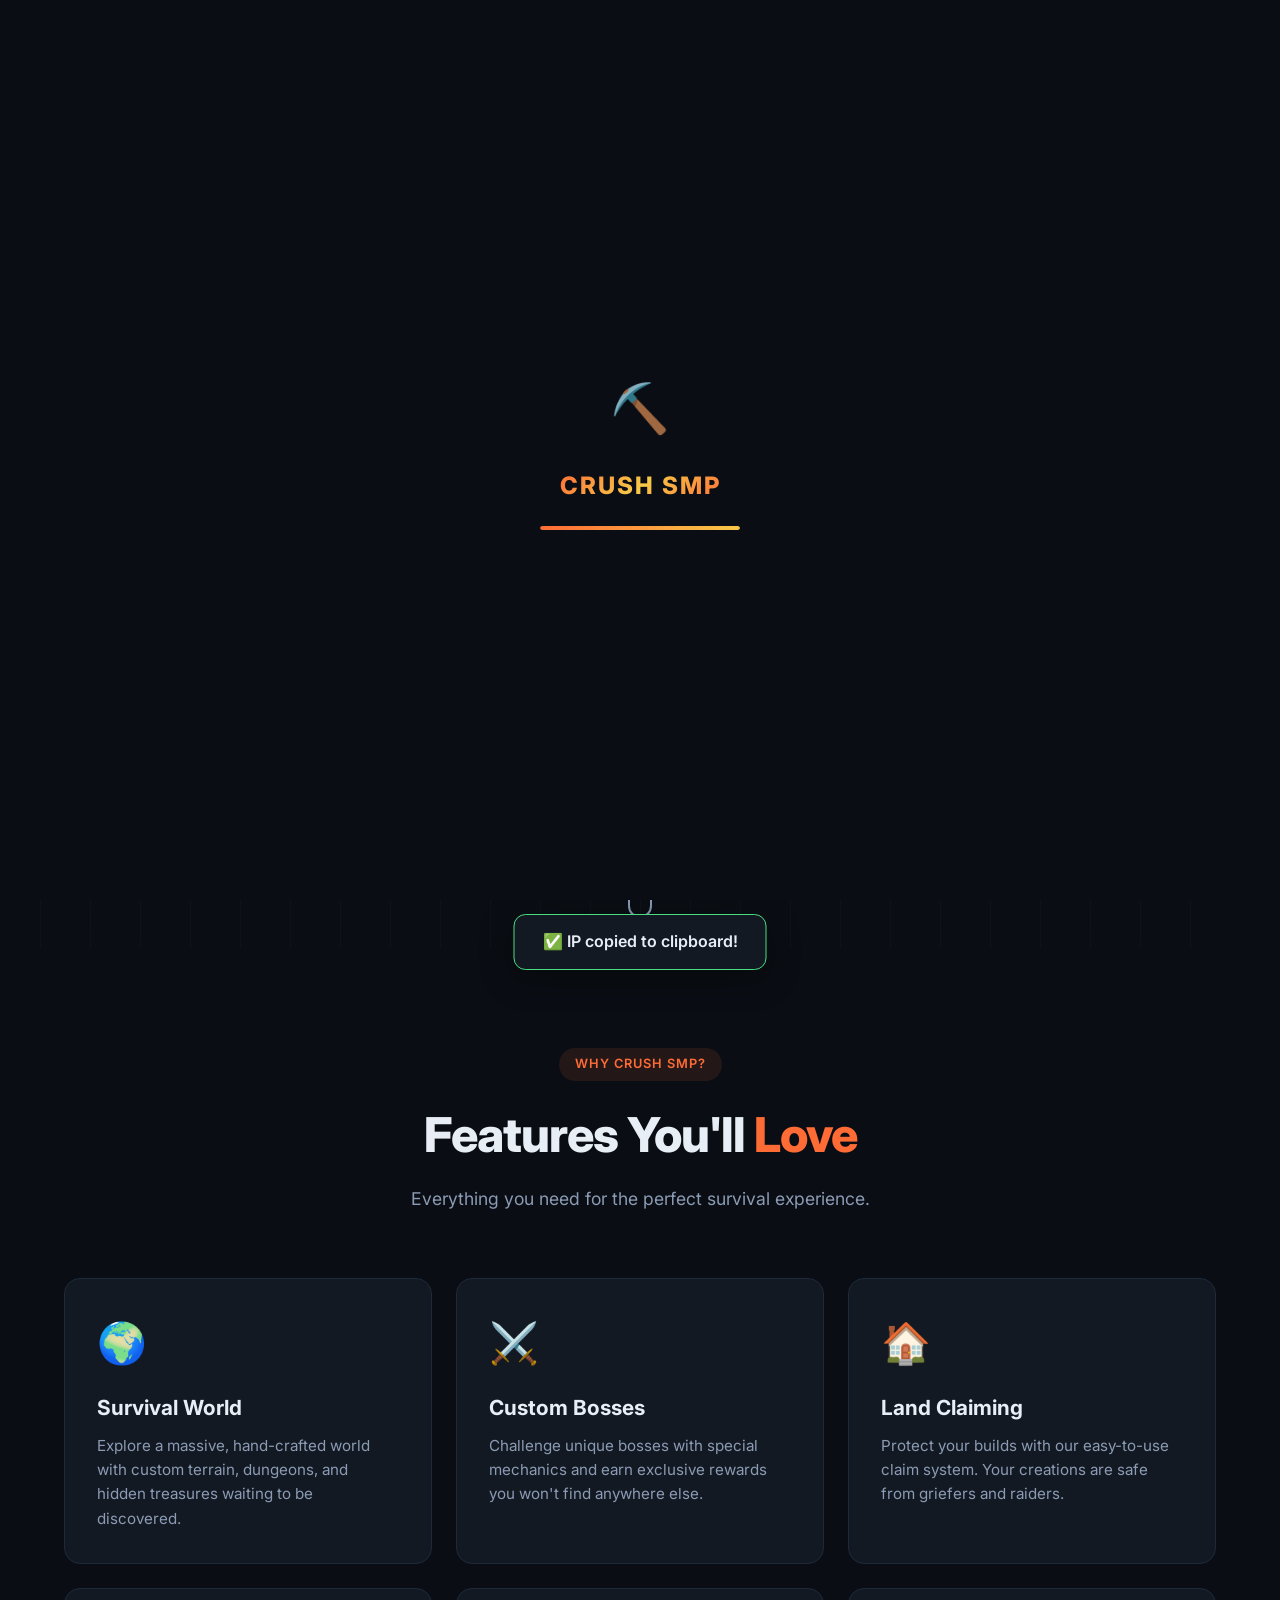
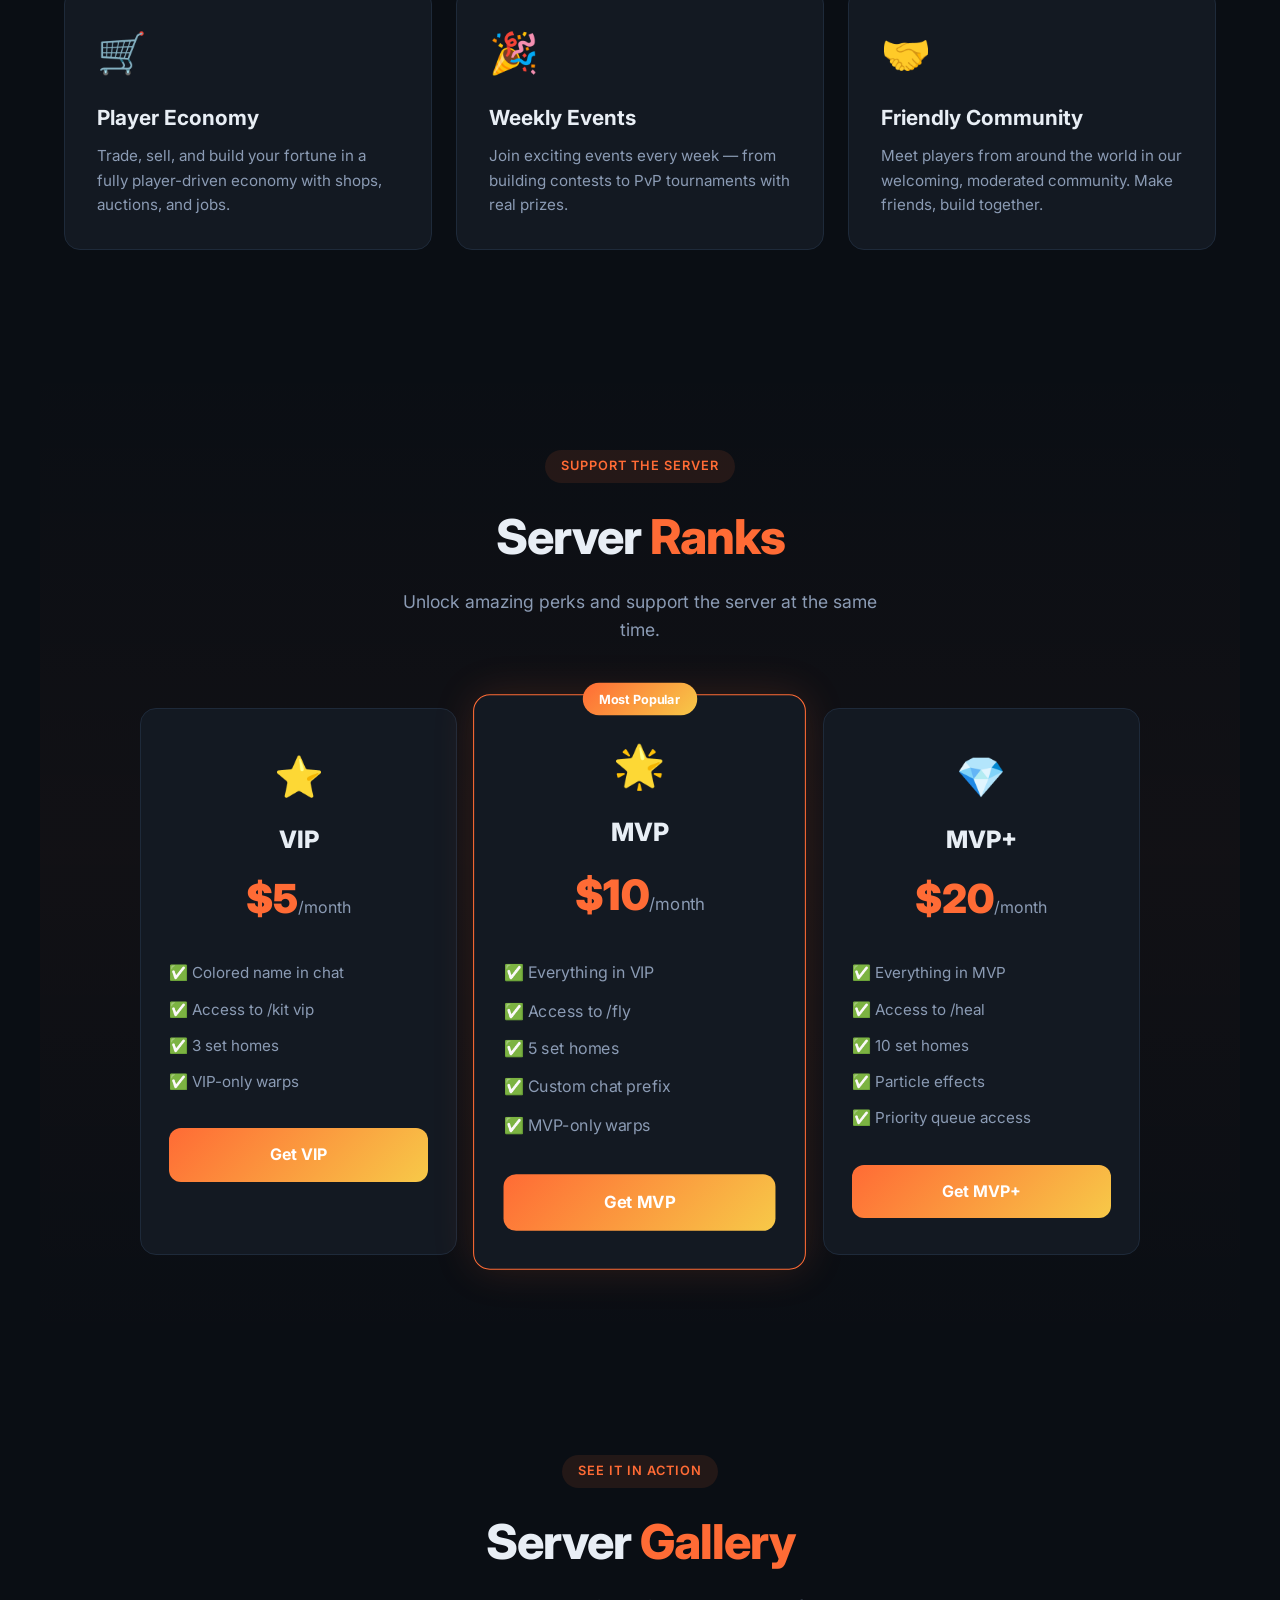
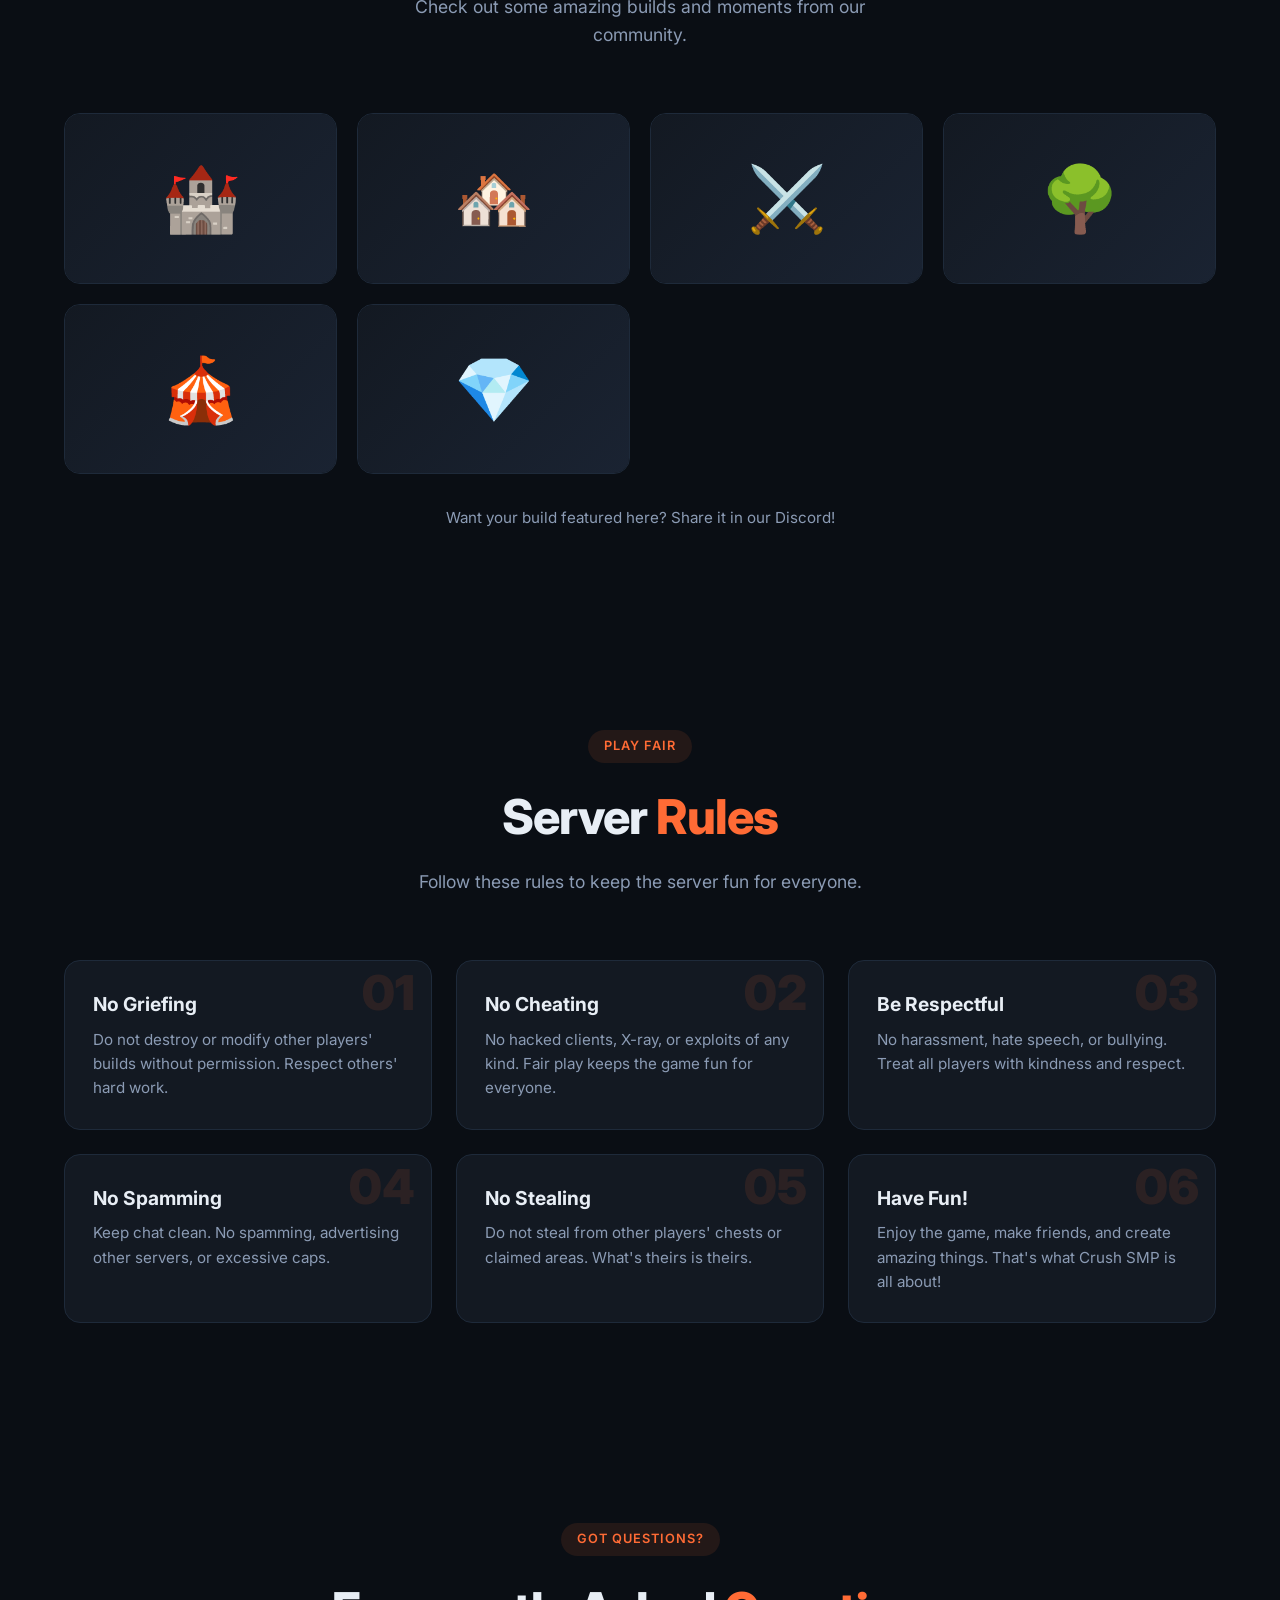
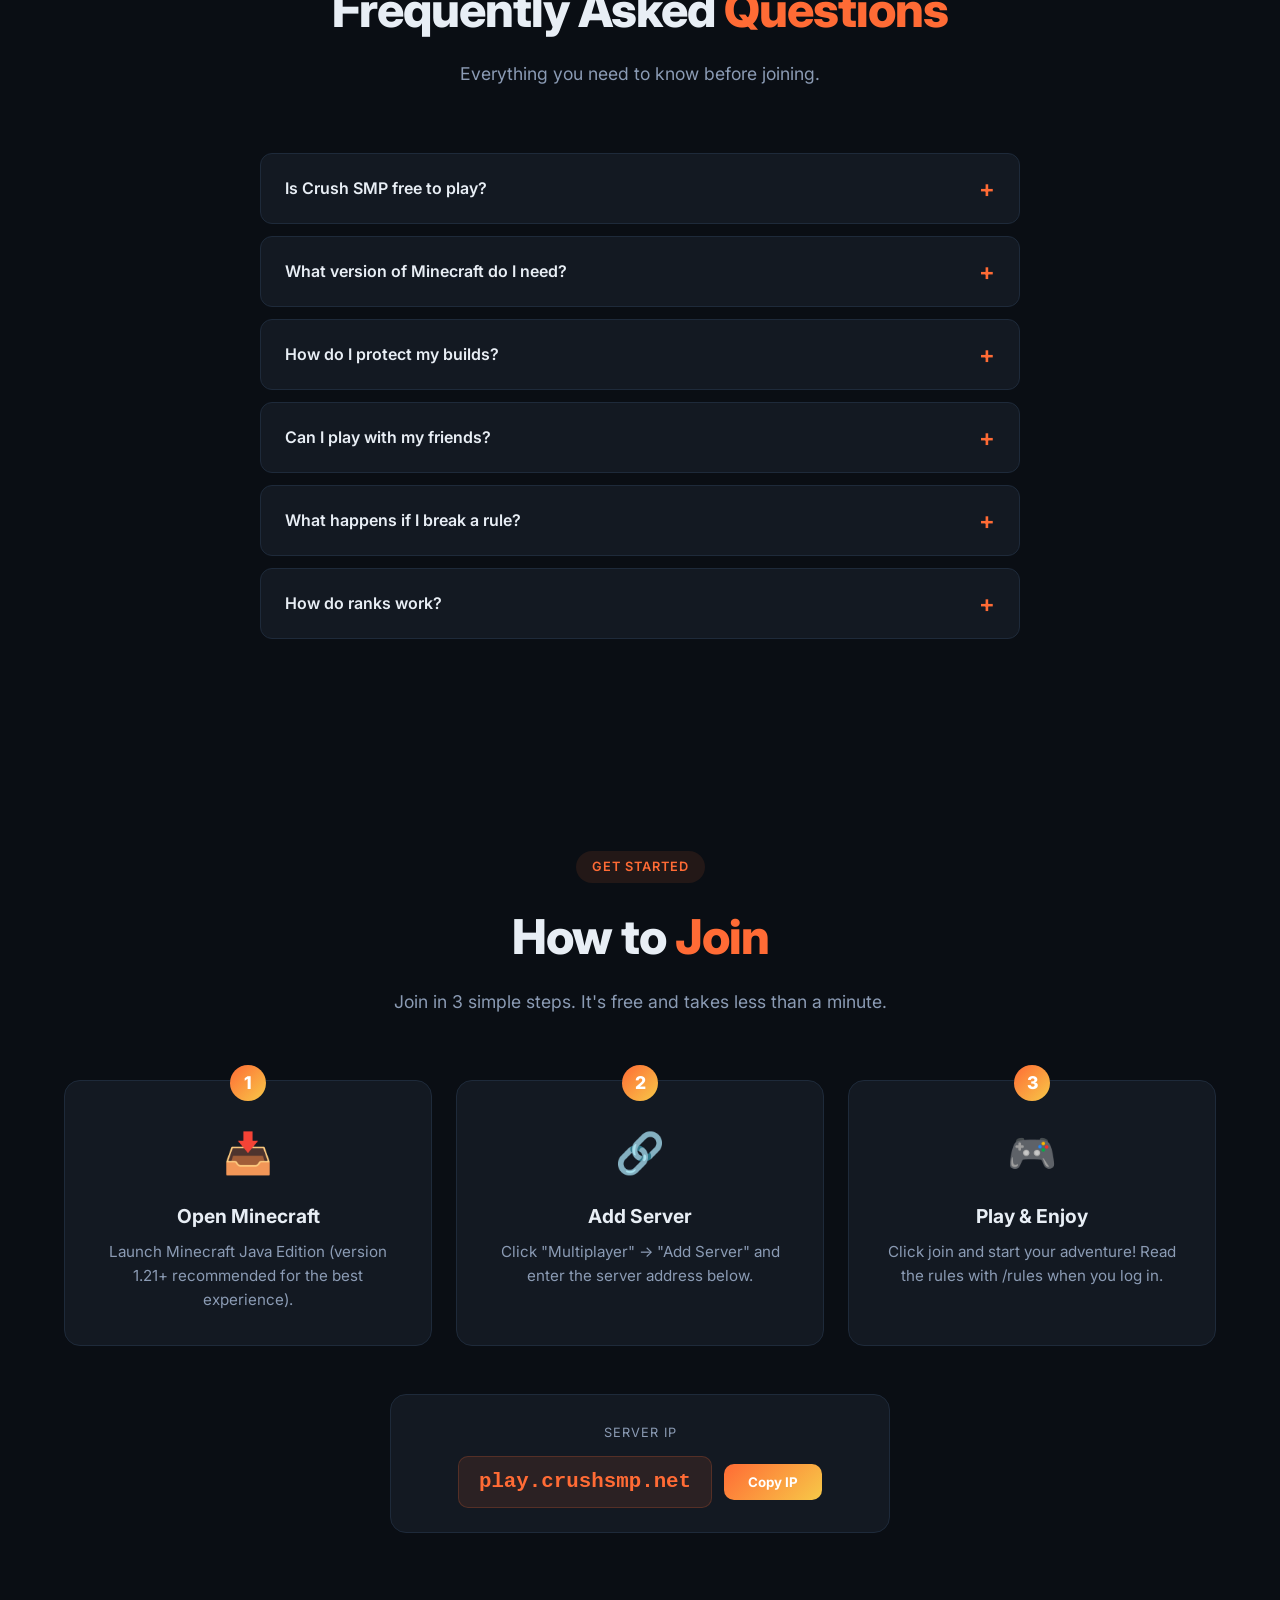
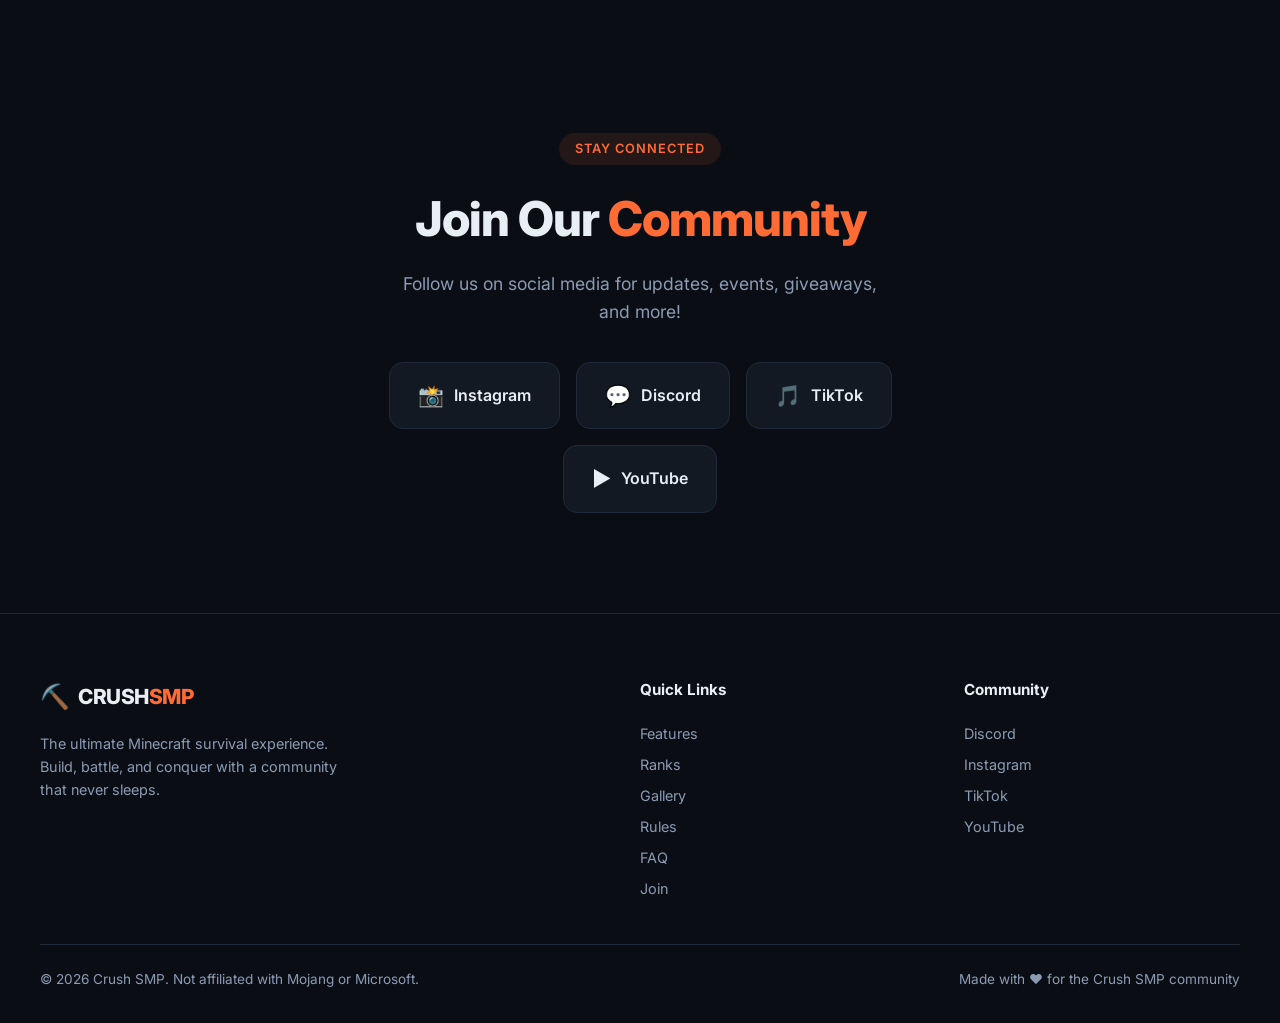
<file: index.html>
<!DOCTYPE html>
<html lang="en">
<head>
  <meta charset="UTF-8" />
  <meta name="viewport" content="width=device-width, initial-scale=1.0" />
  <title>Crush SMP — Minecraft Server</title>
  <meta name="description" content="Crush SMP — The ultimate Minecraft survival experience. Build, battle, and conquer with a community that never sleeps. Join free today!" />
  <meta name="keywords" content="Minecraft, SMP, survival, server, Crush SMP, Minecraft server, multiplayer, Java" />
  <meta name="author" content="Crush SMP" />
  <meta name="theme-color" content="#ff6b35" />

  <!-- Open Graph -->
  <meta property="og:type" content="website" />
  <meta property="og:title" content="Crush SMP — Minecraft Server" />
  <meta property="og:description" content="The ultimate Minecraft survival experience. Build, battle, and conquer with a community that never sleeps." />
  <meta property="og:url" content="https://crush-smp-website.pages.dev" />
  <meta property="og:site_name" content="Crush SMP" />

  <!-- Twitter -->
  <meta name="twitter:card" content="summary_large_image" />
  <meta name="twitter:title" content="Crush SMP — Minecraft Server" />
  <meta name="twitter:description" content="The ultimate Minecraft survival experience. Join free today!" />

  <!-- Favicon (inline SVG) -->
  <link rel="icon" href="data:image/svg+xml,<svg xmlns='http://www.w3.org/2000/svg' viewBox='0 0 100 100'><text y='.9em' font-size='90'>⛏️</text></svg>" />

  <link rel="preconnect" href="https://fonts.googleapis.com" />
  <link rel="preconnect" href="https://fonts.gstatic.com" crossorigin />
  <link href="https://fonts.googleapis.com/css2?family=Inter:wght@400;500;600;700;800;900&display=swap" rel="stylesheet" />
  <link rel="stylesheet" href="style.css" />
</head>
<body>

  <!-- ===== LOADING SCREEN ===== -->
  <div class="loader" id="loader">
    <div class="loader-icon">⛏️</div>
    <div class="loader-text">CRUSH SMP</div>
    <div class="loader-bar"><span></span></div>
  </div>

  <!-- ===== ANNOUNCEMENT BAR ===== -->
  <div class="announcement-bar" id="announcementBar">
    <div class="announcement-inner">
      <span class="announcement-icon">🎉</span>
      <span class="announcement-text">Season 1 is now live! Join today and be part of the adventure.</span>
      <button class="announcement-close" id="announcementClose" aria-label="Close">×</button>
    </div>
  </div>

  <!-- ===== NAVBAR ===== -->
  <nav id="navbar">
    <div class="nav-inner">
      <a href="#hero" class="logo">
        <span class="logo-icon">⛏️</span>
        <span class="logo-text">CRUSH<span class="accent">SMP</span></span>
      </a>
      <div class="nav-links" id="navLinks">
        <a href="#hero" class="nav-link active">Home</a>
        <a href="#features" class="nav-link">Features</a>
        <a href="#ranks" class="nav-link">Ranks</a>
        <a href="#gallery" class="nav-link">Gallery</a>
        <a href="#rules" class="nav-link">Rules</a>
        <a href="#faq" class="nav-link">FAQ</a>
        <a href="#join" class="nav-link">Join</a>
        <a href="#community" class="nav-link">Community</a>
      </div>
      <button class="mobile-toggle" id="mobileToggle" aria-label="Menu">
        <span></span><span></span><span></span>
      </button>
    </div>
  </nav>

  <!-- ===== HERO ===== -->
  <section id="hero">
    <div class="hero-bg"></div>
    <div class="hero-particles" id="particles"></div>
    <div class="hero-content">
      <div class="hero-badge">🔥 Now Open — Season 1</div>
      <h1 class="hero-title">CRUSH SMP</h1>
      <p class="hero-subtitle">The ultimate Minecraft survival experience. Build, battle, and conquer with a community that never sleeps.</p>
      <div class="hero-actions">
        <button class="btn-primary" onclick="copyIP()">
          <span class="btn-icon">📋</span>
          <span id="ipText">play.crushsmp.net</span>
        </button>
        <a href="#join" class="btn-secondary">How to Join</a>
      </div>
      <div class="hero-stats">
        <div class="stat"><span class="stat-num" data-target="5000">0</span><span class="stat-label">Players</span></div>
        <div class="stat"><span class="stat-num" data-target="99">0</span><span class="stat-label">% Uptime</span></div>
        <div class="stat"><span class="stat-num" data-target="24">0</span><span class="stat-label">/7 Online</span></div>
      </div>
      <div class="hero-version">
        <span class="version-badge">Java Edition</span>
        <span class="version-text">1.21+ Recommended</span>
      </div>
    </div>
    <div class="scroll-indicator"><span></span></div>
  </section>

  <!-- ===== FEATURES ===== -->
  <section id="features">
    <div class="section-header">
      <span class="section-tag">Why Crush SMP?</span>
      <h2 class="section-title">Features You'll <span class="accent">Love</span></h2>
      <p class="section-desc">Everything you need for the perfect survival experience.</p>
    </div>
    <div class="features-grid">
      <div class="feature-card" data-tilt>
        <div class="feature-icon">🌍</div>
        <h3>Survival World</h3>
        <p>Explore a massive, hand-crafted world with custom terrain, dungeons, and hidden treasures waiting to be discovered.</p>
      </div>
      <div class="feature-card" data-tilt>
        <div class="feature-icon">⚔️</div>
        <h3>Custom Bosses</h3>
        <p>Challenge unique bosses with special mechanics and earn exclusive rewards you won't find anywhere else.</p>
      </div>
      <div class="feature-card" data-tilt>
        <div class="feature-icon">🏠</div>
        <h3>Land Claiming</h3>
        <p>Protect your builds with our easy-to-use claim system. Your creations are safe from griefers and raiders.</p>
      </div>
      <div class="feature-card" data-tilt>
        <div class="feature-icon">🛒</div>
        <h3>Player Economy</h3>
        <p>Trade, sell, and build your fortune in a fully player-driven economy with shops, auctions, and jobs.</p>
      </div>
      <div class="feature-card" data-tilt>
        <div class="feature-icon">🎉</div>
        <h3>Weekly Events</h3>
        <p>Join exciting events every week — from building contests to PvP tournaments with real prizes.</p>
      </div>
      <div class="feature-card" data-tilt>
        <div class="feature-icon">🤝</div>
        <h3>Friendly Community</h3>
        <p>Meet players from around the world in our welcoming, moderated community. Make friends, build together.</p>
      </div>
    </div>
  </section>

  <!-- ===== RANKS ===== -->
  <section id="ranks">
    <div class="section-header">
      <span class="section-tag">Support the Server</span>
      <h2 class="section-title">Server <span class="accent">Ranks</span></h2>
      <p class="section-desc">Unlock amazing perks and support the server at the same time.</p>
    </div>
    <div class="ranks-grid">
      <div class="rank-card rank-vip">
        <div class="rank-badge">⭐</div>
        <h3 class="rank-name">VIP</h3>
        <div class="rank-price">$5<span class="rank-period">/month</span></div>
        <ul class="rank-perks">
          <li>✅ Colored name in chat</li>
          <li>✅ Access to /kit vip</li>
          <li>✅ 3 set homes</li>
          <li>✅ VIP-only warps</li>
        </ul>
        <a href="#" class="btn-rank">Get VIP</a>
      </div>
      <div class="rank-card rank-mvp rank-popular">
        <div class="rank-badge">🌟</div>
        <div class="rank-popular-tag">Most Popular</div>
        <h3 class="rank-name">MVP</h3>
        <div class="rank-price">$10<span class="rank-period">/month</span></div>
        <ul class="rank-perks">
          <li>✅ Everything in VIP</li>
          <li>✅ Access to /fly</li>
          <li>✅ 5 set homes</li>
          <li>✅ Custom chat prefix</li>
          <li>✅ MVP-only warps</li>
        </ul>
        <a href="#" class="btn-rank">Get MVP</a>
      </div>
      <div class="rank-card rank-mvp-plus">
        <div class="rank-badge">💎</div>
        <h3 class="rank-name">MVP+</h3>
        <div class="rank-price">$20<span class="rank-period">/month</span></div>
        <ul class="rank-perks">
          <li>✅ Everything in MVP</li>
          <li>✅ Access to /heal</li>
          <li>✅ 10 set homes</li>
          <li>✅ Particle effects</li>
          <li>✅ Priority queue access</li>
        </ul>
        <a href="#" class="btn-rank">Get MVP+</a>
      </div>
    </div>
  </section>

  <!-- ===== GALLERY ===== -->
  <section id="gallery">
    <div class="section-header">
      <span class="section-tag">See It In Action</span>
      <h2 class="section-title">Server <span class="accent">Gallery</span></h2>
      <p class="section-desc">Check out some amazing builds and moments from our community.</p>
    </div>
    <div class="gallery-grid">
      <div class="gallery-item">
        <div class="gallery-placeholder">🏰</div>
        <div class="gallery-overlay"><span>Spawn Castle</span></div>
      </div>
      <div class="gallery-item">
        <div class="gallery-placeholder">🏘️</div>
        <div class="gallery-overlay"><span>Player Town</span></div>
      </div>
      <div class="gallery-item">
        <div class="gallery-placeholder">⚔️</div>
        <div class="gallery-overlay"><span>PvP Arena</span></div>
      </div>
      <div class="gallery-item">
        <div class="gallery-placeholder">🌳</div>
        <div class="gallery-overlay"><span>Survival World</span></div>
      </div>
      <div class="gallery-item">
        <div class="gallery-placeholder">🎪</div>
        <div class="gallery-overlay"><span>Event Plaza</span></div>
      </div>
      <div class="gallery-item">
        <div class="gallery-placeholder">💎</div>
        <div class="gallery-overlay"><span>Shopping District</span></div>
      </div>
    </div>
    <p class="gallery-note">Want your build featured here? Share it in our Discord!</p>
  </section>

  <!-- ===== RULES ===== -->
  <section id="rules">
    <div class="section-header">
      <span class="section-tag">Play Fair</span>
      <h2 class="section-title">Server <span class="accent">Rules</span></h2>
      <p class="section-desc">Follow these rules to keep the server fun for everyone.</p>
    </div>
    <div class="rules-grid">
      <div class="rule-card">
        <div class="rule-number">01</div>
        <h3>No Griefing</h3>
        <p>Do not destroy or modify other players' builds without permission. Respect others' hard work.</p>
      </div>
      <div class="rule-card">
        <div class="rule-number">02</div>
        <h3>No Cheating</h3>
        <p>No hacked clients, X-ray, or exploits of any kind. Fair play keeps the game fun for everyone.</p>
      </div>
      <div class="rule-card">
        <div class="rule-number">03</div>
        <h3>Be Respectful</h3>
        <p>No harassment, hate speech, or bullying. Treat all players with kindness and respect.</p>
      </div>
      <div class="rule-card">
        <div class="rule-number">04</div>
        <h3>No Spamming</h3>
        <p>Keep chat clean. No spamming, advertising other servers, or excessive caps.</p>
      </div>
      <div class="rule-card">
        <div class="rule-number">05</div>
        <h3>No Stealing</h3>
        <p>Do not steal from other players' chests or claimed areas. What's theirs is theirs.</p>
      </div>
      <div class="rule-card">
        <div class="rule-number">06</div>
        <h3>Have Fun!</h3>
        <p>Enjoy the game, make friends, and create amazing things. That's what Crush SMP is all about!</p>
      </div>
    </div>
  </section>

  <!-- ===== FAQ ===== -->
  <section id="faq">
    <div class="section-header">
      <span class="section-tag">Got Questions?</span>
      <h2 class="section-title">Frequently Asked <span class="accent">Questions</span></h2>
      <p class="section-desc">Everything you need to know before joining.</p>
    </div>
    <div class="faq-list">
      <div class="faq-item">
        <button class="faq-question" onclick="toggleFAQ(this)">
          <span>Is Crush SMP free to play?</span>
          <span class="faq-icon">+</span>
        </button>
        <div class="faq-answer">
          <p>Yes! Crush SMP is completely free to join and play. Ranks are optional and only provide cosmetic perks — they don't give any pay-to-win advantages.</p>
        </div>
      </div>
      <div class="faq-item">
        <button class="faq-question" onclick="toggleFAQ(this)">
          <span>What version of Minecraft do I need?</span>
          <span class="faq-icon">+</span>
        </button>
        <div class="faq-answer">
          <p>We support Minecraft Java Edition 1.21 and above. For the best experience, we recommend using the latest version. Bedrock Edition support is coming soon!</p>
        </div>
      </div>
      <div class="faq-item">
        <button class="faq-question" onclick="toggleFAQ(this)">
          <span>How do I protect my builds?</span>
          <span class="faq-icon">+</span>
        </button>
        <div class="faq-answer">
          <p>Use our land claiming system with a golden shovel. Type /claim in-game to get started, and check /help for more claiming commands. Your builds will be fully protected.</p>
        </div>
      </div>
      <div class="faq-item">
        <button class="faq-question" onclick="toggleFAQ(this)">
          <span>Can I play with my friends?</span>
          <span class="faq-icon">+</span>
        </button>
        <div class="faq-answer">
          <p>Absolutely! You can create or join a team, share claims, and build together. Use /team create to start your own team and invite your friends.</p>
        </div>
      </div>
      <div class="faq-item">
        <button class="faq-question" onclick="toggleFAQ(this)">
          <span>What happens if I break a rule?</span>
          <span class="faq-icon">+</span>
        </button>
        <div class="faq-answer">
          <p>Depending on the severity, you may receive a warning, temporary ban, or permanent ban. Minor offenses start with a warning. Appeals can be made in our Discord server.</p>
        </div>
      </div>
      <div class="faq-item">
        <button class="faq-question" onclick="toggleFAQ(this)">
          <span>How do ranks work?</span>
          <span class="faq-icon">+</span>
        </button>
        <div class="faq-answer">
          <p>Ranks are optional and provide cosmetic perks like colored names, extra homes, and particle effects. They help support the server costs. No rank gives gameplay advantages.</p>
        </div>
      </div>
    </div>
  </section>

  <!-- ===== HOW TO JOIN ===== -->
  <section id="join">
    <div class="section-header">
      <span class="section-tag">Get Started</span>
      <h2 class="section-title">How to <span class="accent">Join</span></h2>
      <p class="section-desc">Join in 3 simple steps. It's free and takes less than a minute.</p>
    </div>
    <div class="steps-grid">
      <div class="step-card">
        <div class="step-number">1</div>
        <div class="step-icon">📥</div>
        <h3>Open Minecraft</h3>
        <p>Launch Minecraft Java Edition (version 1.21+ recommended for the best experience).</p>
      </div>
      <div class="step-card">
        <div class="step-number">2</div>
        <div class="step-icon">🔗</div>
        <h3>Add Server</h3>
        <p>Click "Multiplayer" → "Add Server" and enter the server address below.</p>
      </div>
      <div class="step-card">
        <div class="step-number">3</div>
        <div class="step-icon">🎮</div>
        <h3>Play & Enjoy</h3>
        <p>Click join and start your adventure! Read the rules with /rules when you log in.</p>
      </div>
    </div>
    <div class="join-ip-box">
      <span class="join-ip-label">Server IP</span>
      <div class="join-ip-row">
        <code id="joinIP">play.crushsmp.net</code>
        <button class="btn-copy" onclick="copyIP()">Copy IP</button>
      </div>
    </div>
  </section>

  <!-- ===== COMMUNITY ===== -->
  <section id="community">
    <div class="community-content">
      <span class="section-tag">Stay Connected</span>
      <h2 class="section-title">Join Our <span class="accent">Community</span></h2>
      <p class="section-desc">Follow us on social media for updates, events, giveaways, and more!</p>
      <div class="community-links">
        <a href="https://www.instagram.com/crushsmp__" target="_blank" class="community-btn community-instagram">
          <span class="community-icon">📸</span>
          <span>Instagram</span>
        </a>
        <a href="https://discord.gg/3XkC357Dn" target="_blank" class="community-btn community-discord">
          <span class="community-icon">💬</span>
          <span>Discord</span>
        </a>
        <a href="#" class="community-btn community-tiktok">
          <span class="community-icon">🎵</span>
          <span>TikTok</span>
        </a>
        <a href="#" class="community-btn community-youtube">
          <span class="community-icon">▶️</span>
          <span>YouTube</span>
        </a>
      </div>
    </div>
  </section>

  <!-- ===== FOOTER ===== -->
  <footer>
    <div class="footer-inner">
      <div class="footer-top">
        <div class="footer-brand-col">
          <div class="footer-brand">
            <span class="logo-icon">⛏️</span>
            <span class="logo-text">CRUSH<span class="accent">SMP</span></span>
          </div>
          <p class="footer-desc">The ultimate Minecraft survival experience. Build, battle, and conquer with a community that never sleeps.</p>
        </div>
        <div class="footer-links-col">
          <h4>Quick Links</h4>
          <a href="#features">Features</a>
          <a href="#ranks">Ranks</a>
          <a href="#gallery">Gallery</a>
          <a href="#rules">Rules</a>
          <a href="#faq">FAQ</a>
          <a href="#join">Join</a>
        </div>
        <div class="footer-links-col">
          <h4>Community</h4>
          <a href="https://discord.gg/3XkC357Dn" target="_blank">Discord</a>
          <a href="https://www.instagram.com/crushsmp__" target="_blank">Instagram</a>
          <a href="#">TikTok</a>
          <a href="#">YouTube</a>
        </div>
      </div>
      <div class="footer-bottom">
        <p class="footer-text">© 2026 Crush SMP. Not affiliated with Mojang or Microsoft.</p>
        <p class="footer-text">Made with ❤️ for the Crush SMP community</p>
      </div>
    </div>
  </footer>

  <!-- ===== BACK TO TOP ===== -->
  <button class="back-to-top" id="backToTop" aria-label="Back to top">↑</button>

  <!-- ===== INSTAGRAM POP-UP ===== -->
  <div class="popup-overlay" id="igPopup">
    <div class="popup-card">
      <button class="popup-close" id="popupClose" aria-label="Close">×</button>
      <div class="popup-header">
        <div class="popup-ig-icon">📸</div>
        <h2>Follow Us on Instagram!</h2>
      </div>
      <p class="popup-message">Get the latest server updates, event announcements, build showcases, and exclusive giveaways — all on our Instagram.</p>
      <div class="popup-preview">
        <div class="popup-stat">📱 Daily posts</div>
        <div class="popup-stat">🎁 Giveaways</div>
        <div class="popup-stat">🏗️ Build showcases</div>
      </div>
      <a href="https://www.instagram.com/crushsmp__" target="_blank" class="popup-follow-btn">
        <span>📸</span> Follow @crushsmp__
      </a>
      <button class="popup-later" id="popupLater">Maybe later</button>
    </div>
  </div>

  <!-- ===== COPY IP TOAST ===== -->
  <div class="toast" id="toast">✅ IP copied to clipboard!</div>

  <script src="script.js"></script>
</body>
</html>
</file>
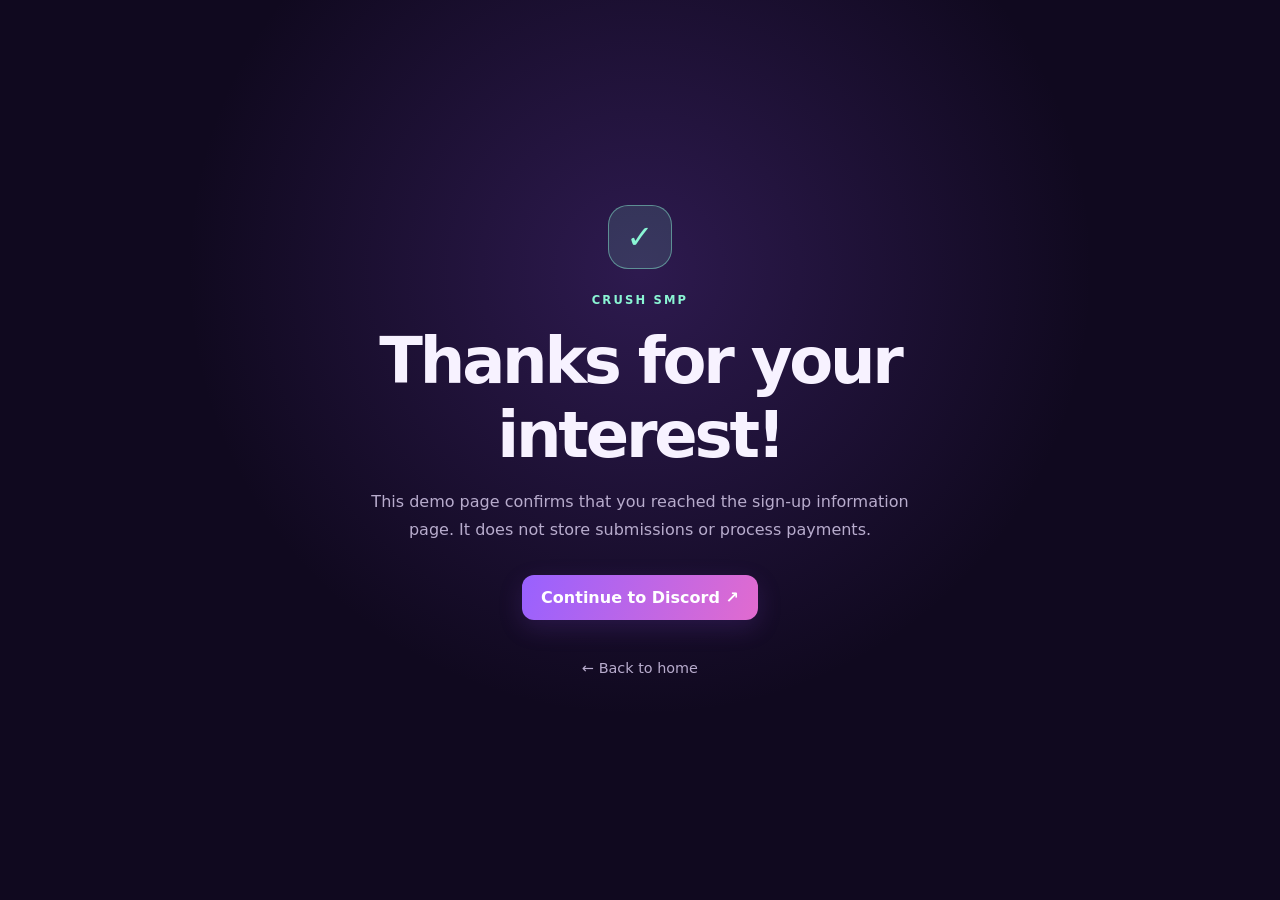
<file: thanks.html>
<!doctype html><html lang="en"><head><meta charset="utf-8"><meta name="viewport" content="width=device-width, initial-scale=1"><meta name="theme-color" content="#160d2c"><title>Thanks | Crush SMP</title><link rel="stylesheet" href="styles.css"></head><body class="thanks-page"><main class="thanks-wrap"><div class="thanks-mark">✓</div><p class="eyebrow">CRUSH SMP</p><h1>Thanks for your interest!</h1><p>This demo page confirms that you reached the sign-up information page. It does not store submissions or process payments.</p><a class="button" href="https://discord.gg/3XkC357Dn" target="_blank" rel="noopener">Continue to Discord ↗</a><p><a href="index.html">← Back to home</a></p></main></body></html>
</file>
<file: style.css>
/* ===== RESET & BASE ===== */
*, *::before, *::after { margin: 0; padding: 0; box-sizing: border-box; }

:root {
  --bg-dark: #0a0e14;
  --bg-card: #131922;
  --bg-card-hover: #1a2332;
  --accent: #ff6b35;
  --accent-glow: #ff6b3588;
  --accent-2: #f7c948;
  --accent-green: #4ade80;
  --text: #e8eef5;
  --text-muted: #8b9bb4;
  --border: #1e2a3a;
  --gradient: linear-gradient(135deg, #ff6b35, #f7c948);
  --gradient-text: linear-gradient(135deg, #ff6b35, #f7c948, #ff6b35);
  --radius: 16px;
  --shadow: 0 8px 32px rgba(0,0,0,0.4);
  --shadow-glow: 0 0 40px rgba(255,107,53,0.15);
}

html { scroll-behavior: smooth; }

body {
  font-family: 'Inter', sans-serif;
  background: var(--bg-dark);
  color: var(--text);
  overflow-x: hidden;
  line-height: 1.6;
}

a { text-decoration: none; color: inherit; }
ul { list-style: none; }
section { scroll-margin-top: 80px; }

.accent { color: var(--accent); }

/* ===== LOADING SCREEN ===== */
.loader {
  position: fixed; inset: 0; z-index: 9999;
  background: var(--bg-dark);
  display: flex; flex-direction: column; align-items: center; justify-content: center;
  gap: 20px; transition: opacity 0.5s, visibility 0.5s;
}
.loader.hidden { opacity: 0; visibility: hidden; }
.loader-icon { font-size: 3rem; animation: bounce 1s infinite; }
@keyframes bounce { 0%, 100% { transform: translateY(0); } 50% { transform: translateY(-15px); } }
.loader-text {
  font-size: 1.5rem; font-weight: 800; letter-spacing: 2px;
  background: var(--gradient-text); -webkit-background-clip: text;
  -webkit-text-fill-color: transparent;
}
.loader-bar {
  width: 200px; height: 4px; background: var(--bg-card); border-radius: 4px; overflow: hidden;
}
.loader-bar span {
  display: block; height: 100%; width: 0; background: var(--gradient);
  border-radius: 4px; animation: load 1.5s ease forwards;
}
@keyframes load { to { width: 100%; } }

/* ===== ANNOUNCEMENT BAR ===== */
.announcement-bar {
  background: var(--gradient); padding: 10px 0;
  transition: all 0.3s; overflow: hidden;
}
.announcement-bar.hidden { max-height: 0; padding: 0; opacity: 0; }
.announcement-inner {
  max-width: 1200px; margin: 0 auto; padding: 0 24px;
  display: flex; align-items: center; justify-content: center; gap: 10px;
  position: relative;
}
.announcement-icon { font-size: 1.1rem; }
.announcement-text { color: #fff; font-weight: 600; font-size: 0.9rem; text-align: center; }
.announcement-close {
  position: absolute; right: 0; top: 50%; transform: translateY(-50%);
  background: rgba(255,255,255,0.2); border: none; color: #fff;
  width: 28px; height: 28px; border-radius: 50%; cursor: pointer;
  font-size: 1.1rem; display: flex; align-items: center; justify-content: center;
  transition: background 0.2s;
}
.announcement-close:hover { background: rgba(255,255,255,0.35); }

/* ===== NAVBAR ===== */
#navbar {
  position: fixed; top: 0; left: 0; right: 0; z-index: 100;
  background: rgba(10,14,20,0.85);
  backdrop-filter: blur(12px);
  border-bottom: 1px solid var(--border);
  transition: all 0.3s ease;
}
#navbar.scrolled { background: rgba(10,14,20,0.95); box-shadow: 0 4px 20px rgba(0,0,0,0.3); }

.nav-inner {
  max-width: 1200px; margin: 0 auto; padding: 0 24px;
  display: flex; align-items: center; justify-content: space-between;
  height: 70px;
}

.logo { display: flex; align-items: center; gap: 8px; font-weight: 800; font-size: 1.4rem; }
.logo-icon { font-size: 1.5rem; }
.logo-text { letter-spacing: -0.5px; }

.nav-links { display: flex; gap: 24px; }
.nav-link {
  color: var(--text-muted); font-weight: 500; font-size: 0.9rem;
  transition: color 0.2s; position: relative; padding: 4px 0;
}
.nav-link::after {
  content: ''; position: absolute; bottom: -4px; left: 0; width: 0; height: 2px;
  background: var(--gradient); border-radius: 2px; transition: width 0.3s;
}
.nav-link:hover, .nav-link.active { color: var(--text); }
.nav-link:hover::after, .nav-link.active::after { width: 100%; }

.mobile-toggle {
  display: none; flex-direction: column; gap: 5px; background: none; border: none; cursor: pointer; padding: 8px;
}
.mobile-toggle span { width: 24px; height: 3px; background: var(--text); border-radius: 3px; transition: 0.3s; }
.mobile-toggle.active span:nth-child(1) { transform: rotate(45deg) translate(6px, 6px); }
.mobile-toggle.active span:nth-child(2) { opacity: 0; }
.mobile-toggle.active span:nth-child(3) { transform: rotate(-45deg) translate(6px, -6px); }

/* ===== HERO ===== */
#hero {
  min-height: 100vh; display: flex; align-items: center; justify-content: center;
  text-align: center; position: relative; overflow: hidden;
}

.hero-bg {
  position: absolute; inset: 0; z-index: 0;
  background:
    radial-gradient(ellipse at 20% 50%, rgba(255,107,53,0.08), transparent 50%),
    radial-gradient(ellipse at 80% 50%, rgba(247,201,72,0.06), transparent 50%),
    linear-gradient(180deg, #0a0e14 0%, #0d1117 50%, #0a0e14 100%);
}
.hero-bg::before {
  content: ''; position: absolute; inset: 0;
  background-image:
    linear-gradient(rgba(255,255,255,0.02) 1px, transparent 1px),
    linear-gradient(90deg, rgba(255,255,255,0.02) 1px, transparent 1px);
  background-size: 50px 50px;
}

.hero-particles { position: absolute; inset: 0; z-index: 0; pointer-events: none; }
.particle {
  position: absolute; width: 4px; height: 4px; border-radius: 50%;
  background: var(--accent); opacity: 0.3; animation: floatUp linear infinite;
}
@keyframes floatUp {
  0% { transform: translateY(100vh) scale(0); opacity: 0; }
  10% { opacity: 0.4; }
  90% { opacity: 0.4; }
  100% { transform: translateY(-10vh) scale(1); opacity: 0; }
}

.hero-content { position: relative; z-index: 1; padding: 0 24px; max-width: 800px; }

.hero-badge {
  display: inline-block; padding: 8px 20px; margin-bottom: 24px;
  background: rgba(255,107,53,0.1); border: 1px solid rgba(255,107,53,0.3);
  border-radius: 100px; font-size: 0.85rem; font-weight: 600;
  color: var(--accent); animation: pulse 2s infinite;
}
@keyframes pulse {
  0%, 100% { box-shadow: 0 0 0 0 rgba(255,107,53,0.3); }
  50% { box-shadow: 0 0 0 10px rgba(255,107,53,0); }
}

.hero-title {
  font-size: clamp(3rem, 10vw, 6rem); font-weight: 900;
  letter-spacing: -2px; line-height: 1; margin-bottom: 20px;
  background: var(--gradient-text); -webkit-background-clip: text;
  -webkit-text-fill-color: transparent; background-clip: text;
  background-size: 200% 200%; animation: shimmer 4s ease infinite;
}
@keyframes shimmer {
  0%, 100% { background-position: 0% 50%; }
  50% { background-position: 100% 50%; }
}

.hero-subtitle {
  font-size: 1.2rem; color: var(--text-muted); max-width: 560px; margin: 0 auto 36px;
}

.hero-actions { display: flex; gap: 16px; justify-content: center; flex-wrap: wrap; }

.btn-primary, .btn-secondary {
  padding: 16px 32px; border-radius: 12px; font-size: 1rem; font-weight: 700;
  cursor: pointer; border: none; transition: all 0.3s; display: inline-flex;
  align-items: center; gap: 10px; font-family: inherit;
}
.btn-primary {
  background: var(--gradient); color: #fff;
  box-shadow: 0 4px 20px rgba(255,107,53,0.3);
}
.btn-primary:hover { transform: translateY(-3px); box-shadow: 0 8px 30px rgba(255,107,53,0.5); }
.btn-secondary {
  background: var(--bg-card); color: var(--text); border: 1px solid var(--border);
}
.btn-secondary:hover { background: var(--bg-card-hover); border-color: var(--accent); transform: translateY(-3px); }

.hero-stats {
  display: flex; gap: 48px; justify-content: center; margin-top: 40px; flex-wrap: wrap;
}
.stat { text-align: center; }
.stat-num {
  display: block; font-size: 2.5rem; font-weight: 900; color: var(--accent);
}
.stat-label { font-size: 0.85rem; color: var(--text-muted); text-transform: uppercase; letter-spacing: 1px; }

.hero-version {
  display: flex; align-items: center; justify-content: center; gap: 12px; margin-top: 32px;
  flex-wrap: wrap;
}
.version-badge {
  padding: 6px 16px; background: var(--bg-card); border: 1px solid var(--border);
  border-radius: 100px; font-size: 0.8rem; font-weight: 600;
}
.version-text { font-size: 0.85rem; color: var(--text-muted); }

.scroll-indicator {
  position: absolute; bottom: 30px; left: 50%; transform: translateX(-50%); z-index: 1;
}
.scroll-indicator span {
  display: block; width: 24px; height: 40px; border: 2px solid var(--text-muted);
  border-radius: 14px; position: relative;
}
.scroll-indicator span::after {
  content: ''; position: absolute; top: 8px; left: 50%; transform: translateX(-50%);
  width: 4px; height: 8px; background: var(--text-muted); border-radius: 4px;
  animation: scrollDown 1.5s infinite;
}
@keyframes scrollDown { 0% { opacity: 1; top: 8px; } 100% { opacity: 0; top: 20px; } }

/* ===== SECTIONS ===== */
section { padding: 100px 24px; max-width: 1200px; margin: 0 auto; }

.section-header { text-align: center; margin-bottom: 64px; }
.section-tag {
  display: inline-block; padding: 6px 16px; margin-bottom: 16px;
  background: rgba(255,107,53,0.1); border-radius: 100px;
  font-size: 0.8rem; font-weight: 600; color: var(--accent);
  text-transform: uppercase; letter-spacing: 1px;
}
.section-title { font-size: clamp(2rem, 5vw, 3rem); font-weight: 800; letter-spacing: -1px; margin-bottom: 12px; }
.section-desc { font-size: 1.1rem; color: var(--text-muted); max-width: 500px; margin: 0 auto; }

/* ===== FEATURES GRID ===== */
.features-grid {
  display: grid; grid-template-columns: repeat(auto-fit, minmax(300px, 1fr)); gap: 24px;
}
.feature-card {
  background: var(--bg-card); border: 1px solid var(--border); border-radius: var(--radius);
  padding: 32px; transition: all 0.3s; position: relative; overflow: hidden;
}
.feature-card::before {
  content: ''; position: absolute; top: 0; left: 0; right: 0; height: 3px;
  background: var(--gradient); transform: scaleX(0); transform-origin: left; transition: transform 0.4s;
}
.feature-card:hover { background: var(--bg-card-hover); transform: translateY(-6px); box-shadow: var(--shadow), var(--shadow-glow); }
.feature-card:hover::before { transform: scaleX(1); }
.feature-icon { font-size: 2.5rem; margin-bottom: 16px; }
.feature-card h3 { font-size: 1.3rem; font-weight: 700; margin-bottom: 10px; }
.feature-card p { color: var(--text-muted); font-size: 0.95rem; }

/* ===== RANKS ===== */
#ranks { background: linear-gradient(180deg, transparent, rgba(255,107,53,0.03), transparent); }
.ranks-grid { display: grid; grid-template-columns: repeat(auto-fit, minmax(280px, 1fr)); gap: 24px; max-width: 1000px; margin: 0 auto; }

.rank-card {
  background: var(--bg-card); border: 1px solid var(--border); border-radius: var(--radius);
  padding: 36px 28px; text-align: center; transition: all 0.3s; position: relative;
}
.rank-card:hover { transform: translateY(-6px); box-shadow: var(--shadow); }

.rank-popular { border-color: var(--accent); box-shadow: var(--shadow-glow); transform: scale(1.05); }
.rank-popular:hover { transform: scale(1.05) translateY(-6px); }

.rank-popular-tag {
  position: absolute; top: -12px; left: 50%; transform: translateX(-50%);
  background: var(--gradient); color: #fff; font-size: 0.75rem; font-weight: 700;
  padding: 6px 16px; border-radius: 100px; white-space: nowrap;
}

.rank-badge { font-size: 2.5rem; margin-bottom: 12px; }
.rank-name { font-size: 1.5rem; font-weight: 800; margin-bottom: 8px; }
.rank-price { font-size: 2.5rem; font-weight: 900; color: var(--accent); margin-bottom: 24px; }
.rank-period { font-size: 1rem; color: var(--text-muted); font-weight: 400; }
.rank-perks { text-align: left; margin-bottom: 28px; }
.rank-perks li { padding: 6px 0; font-size: 0.95rem; color: var(--text-muted); }
.btn-rank {
  display: block; width: 100%; padding: 14px; border-radius: 12px;
  background: var(--gradient); color: #fff; font-weight: 700; text-align: center;
  transition: all 0.3s; border: none; cursor: pointer; font-family: inherit; font-size: 1rem;
}
.btn-rank:hover { opacity: 0.9; transform: translateY(-2px); }

/* ===== GALLERY ===== */
.gallery-grid {
  display: grid; grid-template-columns: repeat(auto-fit, minmax(250px, 1fr)); gap: 20px;
}
.gallery-item {
  position: relative; border-radius: var(--radius); overflow: hidden;
  aspect-ratio: 16/10; cursor: pointer; border: 1px solid var(--border);
  transition: all 0.3s;
}
.gallery-item:hover { transform: translateY(-4px); box-shadow: var(--shadow); border-color: var(--accent); }
.gallery-placeholder {
  width: 100%; height: 100%; display: flex; align-items: center; justify-content: center;
  font-size: 4rem; background: linear-gradient(135deg, var(--bg-card), var(--bg-card-hover));
  transition: transform 0.4s;
}
.gallery-item:hover .gallery-placeholder { transform: scale(1.1); }
.gallery-overlay {
  position: absolute; bottom: 0; left: 0; right: 0; padding: 16px;
  background: linear-gradient(transparent, rgba(0,0,0,0.8));
  transform: translateY(100%); transition: transform 0.3s;
}
.gallery-item:hover .gallery-overlay { transform: translateY(0); }
.gallery-overlay span { font-weight: 600; font-size: 0.95rem; }
.gallery-note { text-align: center; color: var(--text-muted); margin-top: 32px; font-size: 0.95rem; }

/* ===== RULES ===== */
.rules-grid {
  display: grid; grid-template-columns: repeat(auto-fit, minmax(300px, 1fr)); gap: 24px;
}
.rule-card {
  background: var(--bg-card); border: 1px solid var(--border); border-radius: var(--radius);
  padding: 28px; position: relative; transition: all 0.3s; overflow: hidden;
}
.rule-card:hover { transform: translateY(-4px); border-color: var(--accent); box-shadow: var(--shadow); }
.rule-number {
  font-size: 3rem; font-weight: 900; color: rgba(255,107,53,0.1);
  position: absolute; top: 8px; right: 16px; line-height: 1;
}
.rule-card h3 { font-size: 1.2rem; font-weight: 700; margin-bottom: 8px; position: relative; }
.rule-card p { color: var(--text-muted); font-size: 0.95rem; position: relative; }

/* ===== FAQ ===== */
.faq-list { max-width: 760px; margin: 0 auto; }
.faq-item {
  background: var(--bg-card); border: 1px solid var(--border); border-radius: 12px;
  margin-bottom: 12px; overflow: hidden; transition: border-color 0.3s;
}
.faq-item:hover { border-color: rgba(255,107,53,0.3); }
.faq-question {
  width: 100%; padding: 20px 24px; background: none; border: none; cursor: pointer;
  display: flex; align-items: center; justify-content: space-between;
  font-family: inherit; font-size: 1rem; font-weight: 600; color: var(--text);
  text-align: left;
}
.faq-icon {
  font-size: 1.5rem; color: var(--accent); transition: transform 0.3s; flex-shrink: 0; margin-left: 16px;
}
.faq-item.open .faq-icon { transform: rotate(45deg); }
.faq-answer {
  max-height: 0; overflow: hidden; transition: max-height 0.3s ease, padding 0.3s;
  padding: 0 24px;
}
.faq-item.open .faq-answer { max-height: 300px; padding: 0 24px 20px; }
.faq-answer p { color: var(--text-muted); font-size: 0.95rem; }

/* ===== STEPS ===== */
.steps-grid { display: grid; grid-template-columns: repeat(auto-fit, minmax(250px, 1fr)); gap: 24px; }
.step-card {
  background: var(--bg-card); border: 1px solid var(--border); border-radius: var(--radius);
  padding: 32px; text-align: center; position: relative; transition: all 0.3s;
}
.step-card:hover { transform: translateY(-6px); border-color: var(--accent); }
.step-number {
  position: absolute; top: -16px; left: 50%; transform: translateX(-50%);
  width: 36px; height: 36px; background: var(--gradient); color: #fff;
  border-radius: 50%; display: flex; align-items: center; justify-content: center;
  font-weight: 800; font-size: 1.1rem;
}
.step-icon { font-size: 2.5rem; margin-bottom: 16px; margin-top: 8px; }
.step-card h3 { font-size: 1.2rem; font-weight: 700; margin-bottom: 8px; }
.step-card p { color: var(--text-muted); font-size: 0.95rem; }

.join-ip-box {
  max-width: 500px; margin: 48px auto 0; background: var(--bg-card);
  border: 1px solid var(--border); border-radius: var(--radius); padding: 24px; text-align: center;
}
.join-ip-label { font-size: 0.8rem; text-transform: uppercase; letter-spacing: 1px; color: var(--text-muted); }
.join-ip-row { display: flex; align-items: center; justify-content: center; gap: 12px; margin-top: 12px; flex-wrap: wrap; }
.join-ip-row code {
  font-size: 1.3rem; font-weight: 700; color: var(--accent); background: rgba(255,107,53,0.1);
  padding: 8px 20px; border-radius: 10px; border: 1px solid rgba(255,107,53,0.2);
}
.btn-copy {
  padding: 10px 24px; background: var(--gradient); color: #fff; border: none;
  border-radius: 10px; font-weight: 700; cursor: pointer; font-family: inherit; transition: all 0.3s;
}
.btn-copy:hover { transform: translateY(-2px); box-shadow: 0 4px 16px rgba(255,107,53,0.4); }

/* ===== COMMUNITY ===== */
#community { text-align: center; }
.community-content { max-width: 600px; margin: 0 auto; }
.community-links { display: flex; gap: 16px; justify-content: center; flex-wrap: wrap; margin-top: 36px; }
.community-btn {
  display: inline-flex; align-items: center; gap: 10px; padding: 16px 28px;
  background: var(--bg-card); border: 1px solid var(--border); border-radius: 14px;
  font-weight: 600; transition: all 0.3s; cursor: pointer;
}
.community-btn:hover { transform: translateY(-4px); border-color: var(--accent); box-shadow: var(--shadow); }
.community-icon { font-size: 1.3rem; }
.community-instagram:hover { border-color: #e1306c; box-shadow: 0 4px 20px rgba(225,48,108,0.2); }
.community-discord:hover { border-color: #5865f2; box-shadow: 0 4px 20px rgba(88,101,242,0.2); }
.community-tiktok:hover { border-color: #ff0050; box-shadow: 0 4px 20px rgba(255,0,80,0.2); }
.community-youtube:hover { border-color: #ff0000; box-shadow: 0 4px 20px rgba(255,0,0,0.2); }

/* ===== FOOTER ===== */
footer { border-top: 1px solid var(--border); padding: 64px 24px 32px; background: var(--bg-dark); }
.footer-inner { max-width: 1200px; margin: 0 auto; }
.footer-top {
  display: grid; grid-template-columns: 2fr 1fr 1fr; gap: 48px; margin-bottom: 40px;
}
.footer-brand-col .footer-brand { font-size: 1.3rem; font-weight: 800; margin-bottom: 16px; display: flex; align-items: center; gap: 8px; }
.footer-desc { color: var(--text-muted); font-size: 0.9rem; max-width: 320px; }
.footer-links-col h4 { font-size: 0.95rem; font-weight: 700; margin-bottom: 16px; color: var(--text); }
.footer-links-col a { display: block; color: var(--text-muted); font-size: 0.9rem; padding: 4px 0; transition: color 0.2s; }
.footer-links-col a:hover { color: var(--accent); }
.footer-bottom {
  border-top: 1px solid var(--border); padding-top: 24px;
  display: flex; align-items: center; justify-content: space-between; flex-wrap: wrap; gap: 8px;
}
.footer-text { color: var(--text-muted); font-size: 0.85rem; }

/* ===== BACK TO TOP ===== */
.back-to-top {
  position: fixed; bottom: 30px; right: 30px; width: 48px; height: 48px;
  background: var(--gradient); color: #fff; border: none; border-radius: 50%;
  font-size: 1.3rem; cursor: pointer; z-index: 90; opacity: 0; pointer-events: none;
  transition: all 0.3s; box-shadow: 0 4px 20px rgba(255,107,53,0.3);
}
.back-to-top.visible { opacity: 1; pointer-events: auto; }
.back-to-top:hover { transform: translateY(-4px); box-shadow: 0 8px 30px rgba(255,107,53,0.5); }

/* ===== INSTAGRAM POP-UP ===== */
.popup-overlay {
  position: fixed; inset: 0; z-index: 1000;
  background: rgba(0,0,0,0.7); backdrop-filter: blur(8px);
  display: flex; align-items: center; justify-content: center;
  opacity: 0; pointer-events: none; transition: opacity 0.3s;
  padding: 24px;
}
.popup-overlay.active { opacity: 1; pointer-events: auto; }

.popup-card {
  background: var(--bg-card); border: 1px solid var(--border);
  border-radius: 24px; padding: 40px; max-width: 420px; width: 100%;
  text-align: center; position: relative; transform: scale(0.85); transition: transform 0.4s;
  background-image: radial-gradient(ellipse at top, rgba(225,48,108,0.1), transparent 60%);
}
.popup-overlay.active .popup-card { transform: scale(1); }

.popup-close {
  position: absolute; top: 16px; right: 16px; width: 36px; height: 36px;
  background: var(--bg-card-hover); border: none; border-radius: 50%;
  color: var(--text-muted); font-size: 1.3rem; cursor: pointer; transition: all 0.2s;
}
.popup-close:hover { background: var(--accent); color: #fff; }

.popup-header { margin-bottom: 20px; }
.popup-ig-icon {
  width: 72px; height: 72px; margin: 0 auto 16px;
  background: linear-gradient(135deg, #f09433, #e6683c, #dc2743, #cc2366, #bc1888);
  border-radius: 20px; display: flex; align-items: center; justify-content: center;
  font-size: 2rem; box-shadow: 0 8px 24px rgba(220,39,67,0.3);
}
.popup-header h2 { font-size: 1.5rem; font-weight: 800; }

.popup-message { color: var(--text-muted); font-size: 0.95rem; margin-bottom: 24px; }

.popup-preview { display: flex; gap: 8px; justify-content: center; flex-wrap: wrap; margin-bottom: 28px; }
.popup-stat {
  padding: 8px 16px; background: var(--bg-card-hover); border-radius: 100px;
  font-size: 0.85rem; font-weight: 500; color: var(--text-muted);
}

.popup-follow-btn {
  display: flex; align-items: center; justify-content: center; gap: 8px;
  width: 100%; padding: 16px; border-radius: 14px;
  background: linear-gradient(135deg, #f09433, #dc2743, #bc1888);
  color: #fff; font-weight: 700; font-size: 1.05rem; transition: all 0.3s;
}
.popup-follow-btn:hover { transform: translateY(-3px); box-shadow: 0 8px 30px rgba(220,39,67,0.4); }

.popup-later {
  display: block; width: 100%; margin-top: 12px; padding: 12px;
  background: none; border: none; color: var(--text-muted); font-size: 0.9rem;
  cursor: pointer; font-family: inherit; transition: color 0.2s;
}
.popup-later:hover { color: var(--text); }

/* ===== TOAST ===== */
.toast {
  position: fixed; bottom: 30px; left: 50%; transform: translateX(-50%) translateY(100px);
  background: var(--bg-card); border: 1px solid var(--accent-green);
  color: var(--text); padding: 14px 28px; border-radius: 12px;
  font-weight: 600; z-index: 2000; transition: transform 0.4s; box-shadow: var(--shadow);
}
.toast.show { transform: translateX(-50%) translateY(0); }

/* ===== ANIMATIONS ===== */
.fade-in { opacity: 0; transform: translateY(40px); transition: all 0.7s ease; }
.fade-in.visible { opacity: 1; transform: translateY(0); }

/* ===== RESPONSIVE ===== */
@media (max-width: 768px) {
  .nav-links {
    position: fixed; top: 70px; left: 0; right: 0; flex-direction: column;
    background: rgba(10,14,20,0.98); padding: 24px; gap: 16px;
    border-bottom: 1px solid var(--border); transform: translateY(-150%); transition: transform 0.3s;
    max-height: calc(100vh - 70px); overflow-y: auto;
  }
  .nav-links.open { transform: translateY(0); }
  .mobile-toggle { display: flex; }
  .hero-stats { gap: 24px; }
  .stat-num { font-size: 1.8rem; }
  .rank-popular { transform: scale(1); }
  .rank-popular:hover { transform: translateY(-6px); }
  section { padding: 60px 20px; }
  .footer-top { grid-template-columns: 1fr; gap: 32px; }
  .footer-bottom { flex-direction: column; text-align: center; }
  .back-to-top { bottom: 20px; right: 20px; }
}
</file>
<file: styles.css>
:root{--bg:#10091f;--panel:#1b1230;--purple:#9d6cff;--pink:#ff70d2;--mint:#8af5d4;--text:#f7f2ff;--muted:#b8accd;--line:rgba(211,185,255,.16);font-family:Inter,system-ui,-apple-system,"Segoe UI",sans-serif;color:var(--text);scroll-behavior:smooth}*{box-sizing:border-box}body{margin:0;background:radial-gradient(ellipse at 75% 4%,rgba(111,52,190,.2),transparent 34%),var(--bg);color:var(--text)}a{color:inherit;text-decoration:none}button{font:inherit}.announcement{text-align:center;padding:10px 16px;background:linear-gradient(90deg,#6d38b7,#a94cba,#6d38b7);font-size:.82rem;font-weight:750}.site-header{max-width:1240px;margin:auto;padding:22px 28px;display:flex;align-items:center;justify-content:space-between;gap:24px}.brand{display:flex;align-items:center;gap:10px;font-weight:950;letter-spacing:.08em}.brand b{color:var(--pink)}.brand-mark{display:grid;place-items:center;width:36px;height:36px;border-radius:11px;background:linear-gradient(135deg,var(--purple),var(--pink));box-shadow:0 0 24px #9d6cff55;font-size:1.25rem}.site-header nav{display:flex;gap:26px;color:var(--muted);font-size:.93rem}.site-header nav a:hover,footer a:hover{color:white}.header-actions{display:flex;align-items:center;gap:12px}.language-toggle{background:transparent;color:var(--text);border:1px solid var(--line);border-radius:999px;padding:9px 12px;cursor:pointer}.button{display:inline-flex;align-items:center;justify-content:center;gap:8px;padding:13px 19px;border:0;border-radius:12px;background:linear-gradient(110deg,#9861ff,#e16bcf);color:white;font-weight:800;box-shadow:0 8px 25px #8c4ce52b;cursor:pointer;transition:transform .18s}.button:hover{transform:translateY(-2px)}.button-small{padding:10px 14px;font-size:.88rem}.button-ghost{background:transparent;border:1px solid #a987db66;box-shadow:none}.hero{max-width:1240px;min-height:570px;margin:auto;padding:64px 28px 82px;display:grid;grid-template-columns:1.05fr .95fr;align-items:center;gap:30px;overflow:hidden}.eyebrow{font-size:.72rem;font-weight:900;letter-spacing:.19em;color:var(--mint);margin:0 0 17px}.hero h1{font-size:clamp(3.2rem,6.4vw,5.6rem);letter-spacing:-.065em;line-height:.98;margin:0}.hero h1 span{background:linear-gradient(90deg,#b18aff,#ff8cdd);background-clip:text;color:transparent}.hero-copy{max-width:520px;color:var(--muted);line-height:1.75;font-size:1.07rem;margin:24px 0}.hero-actions{display:flex;gap:12px;flex-wrap:wrap}.hero-note{display:flex;align-items:center;gap:9px;color:#c9bddc;font-size:.84rem;margin-top:26px}.status-dot{width:8px;height:8px;border-radius:50%;background:var(--mint);box-shadow:0 0 12px var(--mint)}.hero-art{height:390px;position:relative;display:grid;place-items:center}.moon{position:absolute;width:220px;height:220px;border-radius:50%;background:linear-gradient(140deg,#d9b8ff,#8d57e7 65%,#4a278a);box-shadow:0 0 90px #9e66ff66;right:13%;top:4%}.floating-block{position:absolute;width:145px;height:145px;transform:rotate(30deg) skew(-7deg,-7deg);border:2px solid #d5b5ff66;box-shadow:18px 20px 0 #08051255,0 0 35px #b47cff44}.block-back{background:linear-gradient(135deg,#482578,#281446);right:18%;top:30%}.block-front{width:175px;height:175px;background:linear-gradient(135deg,#8d54e7,#48237e);left:16%;top:42%}.platform{position:absolute;bottom:26px;left:13%;right:7%;height:52px;display:flex;gap:7px;transform:skewY(-7deg)}.platform span{flex:1;background:linear-gradient(135deg,#30204b,#191026);border:1px solid #b88bff44;border-radius:4px;box-shadow:0 12px 0 #080511}.pixel-star{position:absolute;color:var(--mint);font-size:2rem;text-shadow:0 0 20px var(--mint)}.star-one{left:12%;top:16%}.star-two{right:5%;top:46%;color:var(--pink)}.art-caption{position:absolute;bottom:0;right:12%;font-size:.68rem;letter-spacing:.24em;color:#c6a5f3;font-weight:900}.section{max-width:1240px;margin:auto;padding:72px 28px}.section-heading{text-align:center;margin:0 auto 38px;max-width:650px}.section-heading h2,.join-card h2{font-size:clamp(2rem,4vw,3rem);letter-spacing:-.045em;margin:0 0 12px}.section-heading>p:last-child,.join-card p:not(.eyebrow){color:var(--muted);line-height:1.65}.feature-grid{display:grid;grid-template-columns:repeat(3,1fr);gap:17px}.feature-card,.rank-card{background:linear-gradient(145deg,#211538,#171025);border:1px solid var(--line);border-radius:20px;padding:25px;position:relative;overflow:hidden}.feature-icon{width:48px;height:48px;display:grid;place-items:center;border-radius:14px;background:#a16bff22;color:#d4b5ff;font-size:1.5rem}.feature-card h3{margin:22px 0 8px}.feature-card p{color:var(--muted);line-height:1.65;margin-bottom:0}.rank-grid{display:grid;grid-template-columns:repeat(5,minmax(0,1fr));gap:13px}.rank-card{text-align:center;padding:26px 15px 20px}.rank-card.featured{border-color:#b477ff99;background:linear-gradient(160deg,#39205a,#1b1230);box-shadow:0 0 38px #9e63ff18}.rank-symbol{font-size:2rem;color:#d4b2ff;margin-bottom:14px}.rank-tier{font-size:.65rem;letter-spacing:.17em;color:var(--mint);font-weight:900}.rank-card h3{font-size:1.55rem;margin:8px 0}.rank-price{font-size:1.8rem;font-weight:900;margin:14px 0 22px}.rank-price small{display:block;font-size:.67rem;color:#d3c2e8;font-weight:600;margin-top:2px}.rank-card .button{width:100%;font-size:.78rem;padding:11px 7px}.popular-label{position:absolute;top:0;left:0;right:0;background:#8d57d9;color:white;font-size:.57rem;font-weight:900;letter-spacing:.12em;padding:7px}.featured .rank-symbol{margin-top:16px}.price-disclaimer{max-width:850px;margin:22px auto 0;text-align:center;color:#a99bbd;font-size:.8rem;line-height:1.6}.interest-panel{margin:24px auto 0;max-width:800px;display:flex;align-items:center;justify-content:space-between;gap:20px;padding:20px;border:1px solid var(--line);border-radius:16px;background:#1b1230}.interest-panel[hidden],.modal-backdrop[hidden]{display:none}.interest-panel h3{margin:0 0 7px}.interest-panel p{color:var(--muted);margin:0}.join-section{max-width:1184px;margin:35px auto 75px;padding:0 28px}.join-card{display:flex;align-items:center;justify-content:space-between;gap:30px;padding:38px;border:1px solid #a97bdf55;border-radius:24px;background:radial-gradient(ellipse at 80% 20%,#8d4cbb33,transparent 45%),linear-gradient(130deg,#24163c,#171025)}.join-card h2{margin-bottom:8px}.join-card p:not(.eyebrow){margin-bottom:0}footer{border-top:1px solid var(--line);padding:27px max(28px,calc((100% - 1184px)/2));display:flex;align-items:center;gap:22px;color:var(--muted);font-size:.78rem}footer p{flex:1}.footer-brand{color:var(--text);font-size:.86rem}.modal-backdrop{position:fixed;inset:0;background:#07040edb;display:grid;place-items:center;padding:20px;z-index:10}.modal{max-width:420px;width:100%;background:#211536;border:1px solid #b78aff77;border-radius:22px;padding:32px;position:relative;box-shadow:0 20px 90px #0009}.modal h2{margin:0 0 10px}.modal p:not(.eyebrow){color:var(--muted);line-height:1.6}.modal-close{position:absolute;right:14px;top:12px;background:transparent;border:0;color:white;font-size:1.8rem;cursor:pointer}.thanks-page{min-height:100vh;display:grid;place-items:center;padding:24px;background:radial-gradient(ellipse at 50% 30%,#683cae55,transparent 50%),var(--bg)}.thanks-wrap{text-align:center;max-width:600px;padding:42px 24px}.thanks-mark{margin:0 auto 24px;width:64px;height:64px;border-radius:20px;background:#8af5d422;border:1px solid #8af5d477;display:grid;place-items:center;color:var(--mint);font-size:2rem}.thanks-wrap h1{font-size:clamp(2.3rem,7vw,4rem);letter-spacing:-.05em;margin:0 0 15px}.thanks-wrap>p:not(.eyebrow){color:var(--muted);line-height:1.7}.thanks-wrap .button{margin:16px 0}.thanks-wrap>p:last-child{margin-top:20px;font-size:.9rem}@media(max-width:900px){.hero{grid-template-columns:1fr;padding-top:50px}.hero-art{height:320px;max-width:550px;width:100%;margin:auto}.rank-grid{grid-template-columns:repeat(2,minmax(0,1fr))}.rank-card:last-child{grid-column:1/-1}.site-header nav{gap:14px}.feature-grid{gap:12px}}@media(max-width:620px){.site-header{padding:17px 18px;flex-wrap:wrap}.site-header nav{order:3;width:100%;justify-content:center}.header-actions{margin-left:auto}.header-actions .button{display:none}.hero{padding:43px 20px 55px;min-height:0}.hero h1{font-size:clamp(3rem,14vw,4.4rem)}.hero-art{height:270px}.moon{width:160px;height:160px}.block-front{width:125px;height:125px}.block-back{width:105px;height:105px}.section{padding:55px 20px}.feature-grid{grid-template-columns:1fr}.rank-grid{grid-template-columns:1fr 1fr}.rank-card{padding:23px 10px 16px}.rank-card h3{font-size:1.25rem}.rank-price{font-size:1.5rem}.join-section{padding:0 20px;margin-bottom:50px}.join-card{padding:25px;align-items:flex-start;flex-direction:column}.join-card .button{width:100%}footer{padding:24px 20px;flex-wrap:wrap;gap:12px}footer p{flex-basis:100%;order:3}.interest-panel{align-items:flex-start;flex-direction:column}.interest-panel .button{width:100%}}
</file>
